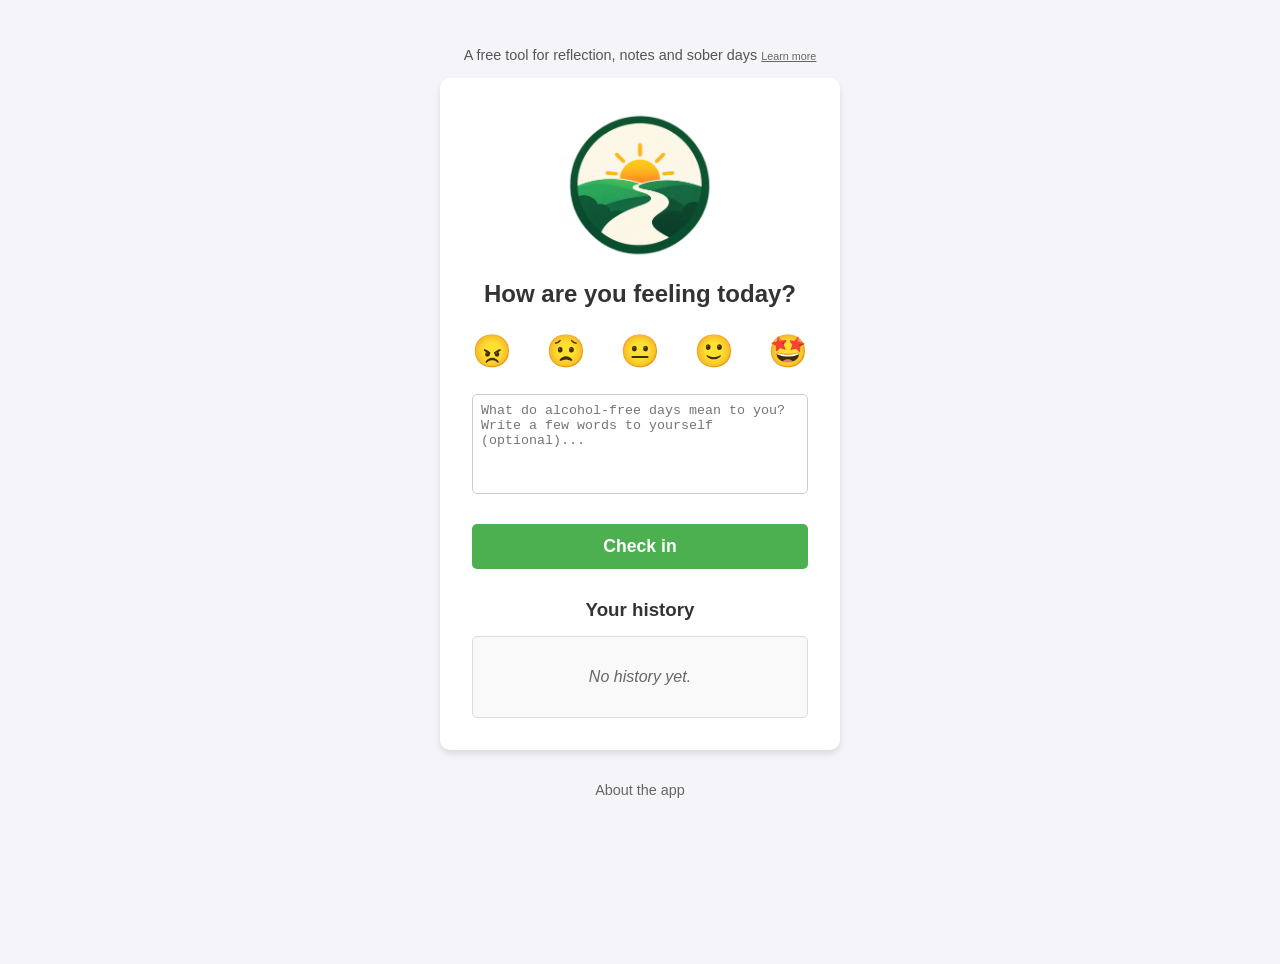
<file: index.html>
<!DOCTYPE html>
<html lang="en">
<head>
    <meta charset="UTF-8">
    <meta name="viewport" content="width=device-width, initial-scale=1.0">
    <title>Sober Today - Free and anonymous sober day tracking</title>
    <link rel="canonical" href="https://sobertoday.eu/">
    <meta name="theme-color" content="#4CAF50">
    <meta name="description" content="A tool for reflection, inspiration and sober days. Free, with no registration or tracking.">
    <!-- Open Graph / Facebook / LinkedIn -->
    <meta property="og:type" content="website">
    <meta property="og:url" content="https://sobertoday.eu/">
    <meta property="og:title" content="A tool for reflection, inspiration and sober days">
    <meta property="og:description" content="A tool for reflection, inspiration and sober days. Free, with no registration or tracking.">
    <meta property="og:image" content="https://sobertoday.eu/images/sobertoday_logo.webp">
    <meta property="og:image:width" content="1254">
    <meta property="og:image:height" content="1254">
    <!-- Twitter / X -->
    <meta name="twitter:card" content="summary_large_image">
    <meta name="twitter:url" content="https://sobertoday.eu/">
    <meta name="twitter:title" content="A tool for reflection, inspiration and sober days">
    <meta name="twitter:description" content="A tool for reflection, inspiration and sober days. Free, with no registration or tracking.">
    <meta name="twitter:image" content="https://sobertoday.eu/images/sobertoday_logo.webp">
    <link rel="icon" href="/images/icon-192.png" sizes="192x192">
    <link rel="stylesheet" href="sobertoday.css">
    <link rel="manifest" href="manifest.json">
    <link rel="apple-touch-icon" href="images/icon-192.png">
</head>
<body>
<h1 class="page-title">
  A free tool for reflection, notes and sober days
    <a href="https://sobertoday.eu/about.html"
       target="_blank"
       rel="noopener noreferrer">
        Learn more
    </a>
</h1>
    <div class="container" id="checkin-container">
	<img src="images/sobertoday_logo.webp" alt="Sober Today logo" class="logo" onerror="this.style.display='none'">
        
        <h2>How are you feeling today?</h2>
        
        <div class="mood-scale" id="mood-scale">
            <div class="mood-option" data-mood="1">😠</div>
            <div class="mood-option" data-mood="2">😟</div>
            <div class="mood-option" data-mood="3">😐</div>
            <div class="mood-option" data-mood="4">🙂</div>
            <div class="mood-option" data-mood="5">🤩</div>
        </div>

        <textarea id="journal-entry" placeholder="What do alcohol-free days mean to you? Write a few words to yourself (optional)..."></textarea>
        
        <button id="submit-btn" class="btn btn-green">Check in</button>
        
        <!-- Historikk på forsiden -->
        <div id="history-wrapper">
            <h3 style="text-align: center; margin-bottom: 15px; color: #333;">Your history</h3>
            <div id="history-section"></div>
            <div id="pagination-controls" style="display: none;">
                <button id="btn-prev" class="btn btn-gray">Previous</button>
                <span id="page-info" style="font-size: 0.9rem;"></span>
                <button id="btn-next" class="btn btn-gray">Next</button>
            </div>
        </div>
    </div>

    <div class="footer">
        <a href="about.html" target="_blank">About the app</a>
    </div>

    <script src="sobertoday.js"></script>
    <script>
        if ('serviceWorker' in navigator) {
            window.addEventListener('load', () => {
                navigator.serviceWorker.register('/sw.js')
                    .then(reg => console.log('Service Worker registrert', reg))
                    .catch(err => console.log('Service Worker feilet', err));
            });
        }
    </script>
</body>
</html>
</file>
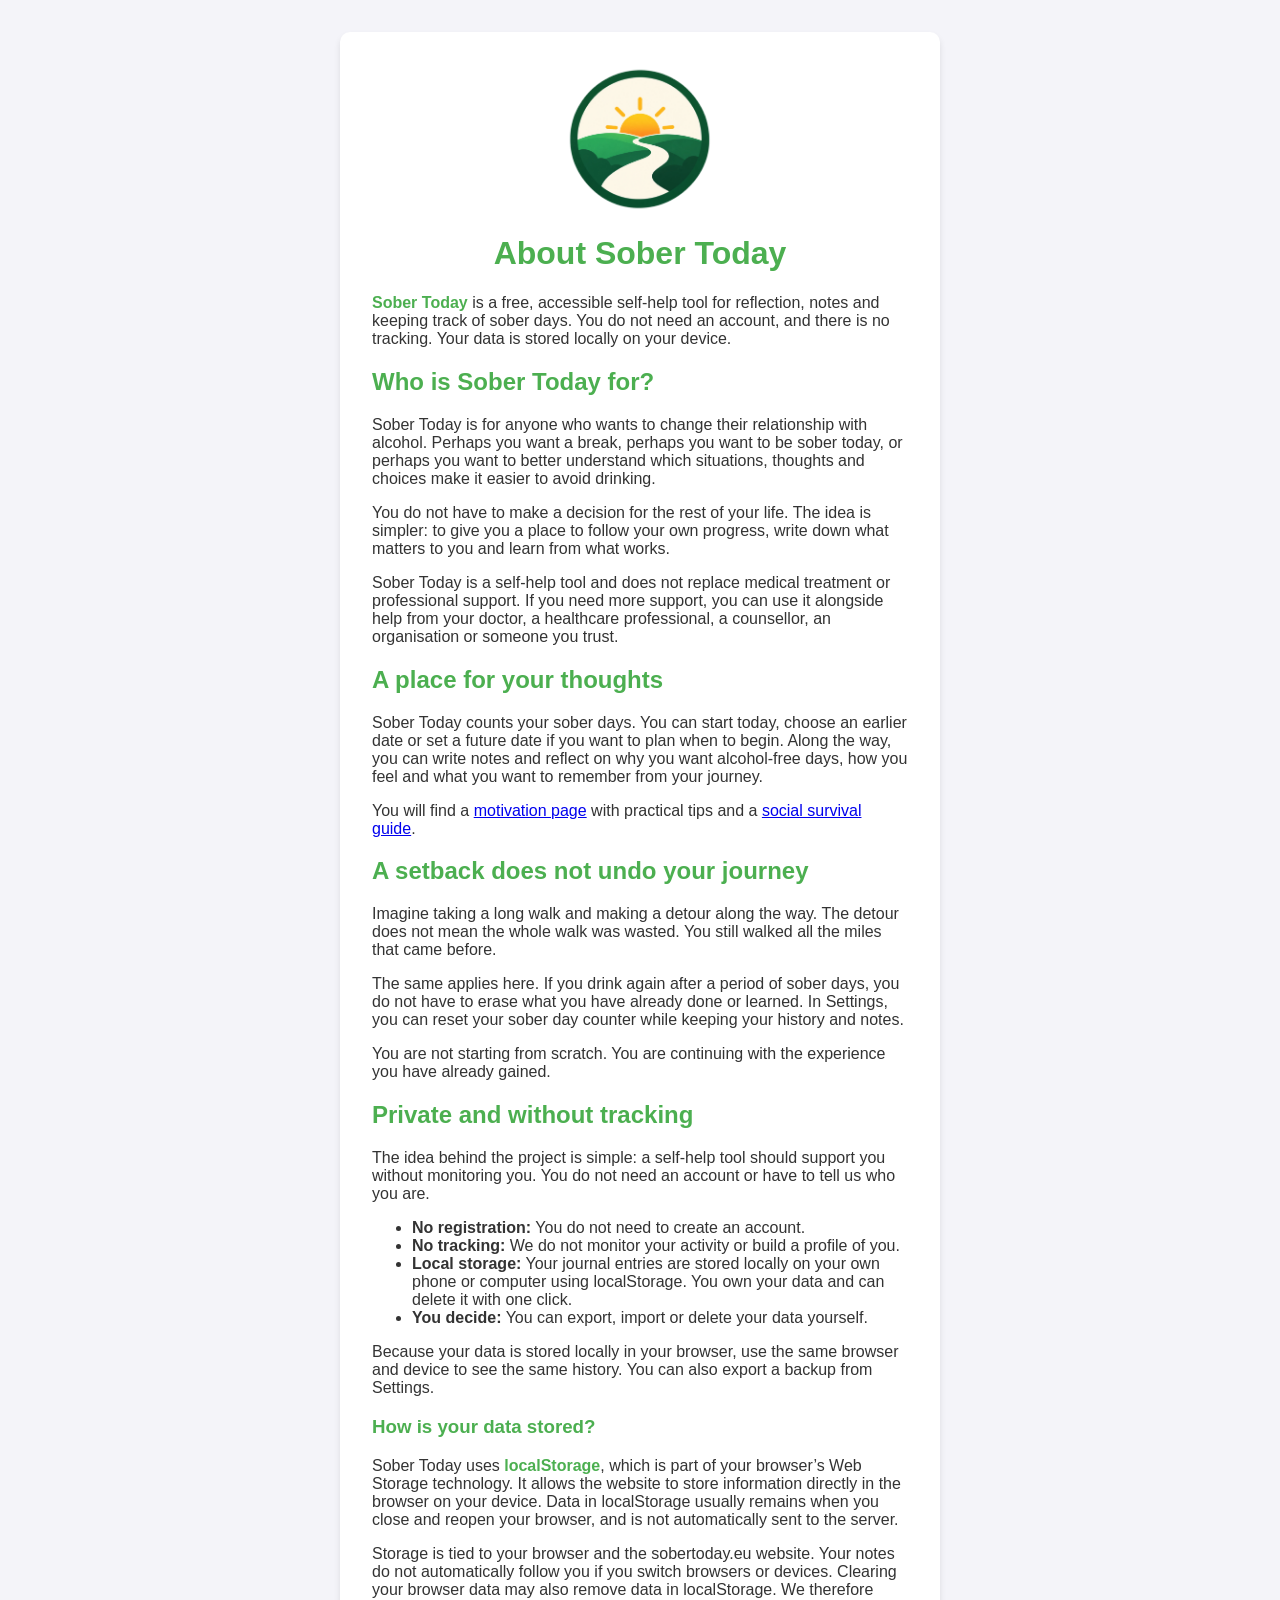
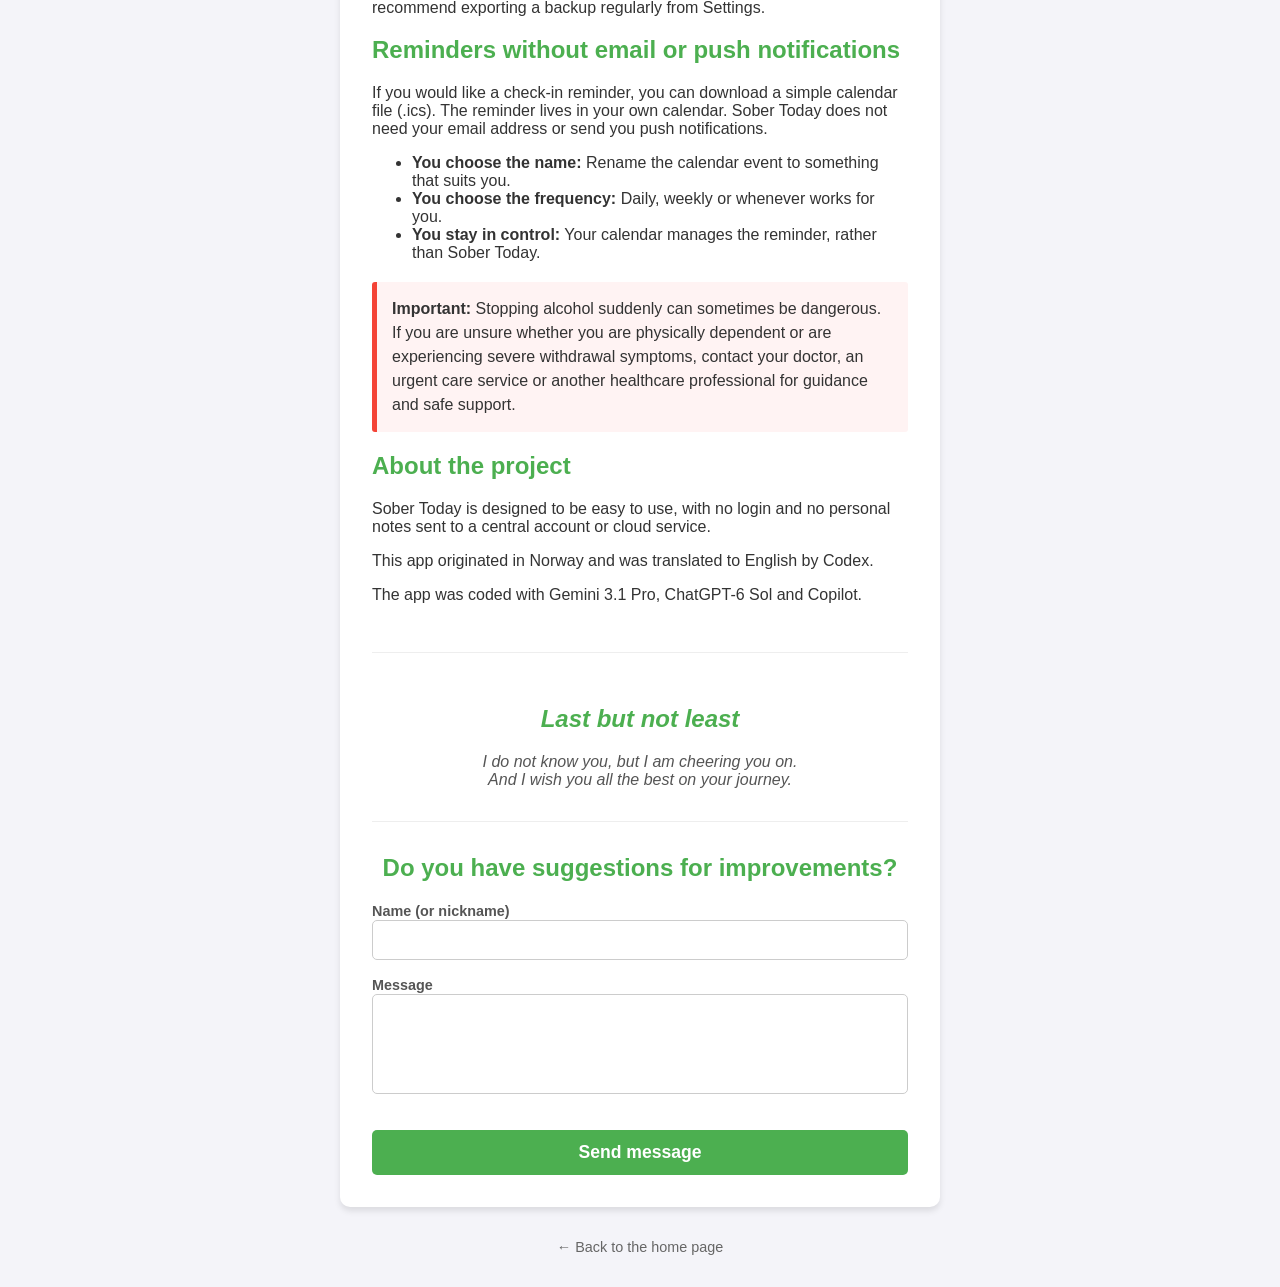
<file: about.html>
<!DOCTYPE html>
<html lang="en">
<head>
    <meta charset="UTF-8">
    <meta name="viewport" content="width=device-width, initial-scale=1.0">
    <title>About Sober Today</title>
    <link rel="canonical" href="https://sobertoday.eu/about.html">
    <link rel="stylesheet" href="sobertoday.css">
    <link rel="icon" href="data:image/svg+xml,<svg xmlns=%22http://www.w3.org/2000/svg%22 viewBox=%220 0 100 100%22><text y=%22.9em%22 font-size=%2290%22>🍀</text></svg>">
</head>
<body>

    <div class="container om-container">
        <img src="images/sobertoday_logo.webp" alt="Sober Today logo" class="logo" onerror="this.style.display='none'">

        <h1 style="color: #4CAF50;">About Sober Today</h1>

        <p style="text-align: left;">
            <a href="https://sobertoday.eu/" style="color: #4CAF50; text-decoration: none;"><strong>Sober Today</strong></a>
            is a free, accessible self-help tool for reflection, notes and keeping track of sober days. You do not need an account, and there is no tracking. Your data is stored locally on your device.
        </p>

        <h2 style="color: #4CAF50; text-align: left;">Who is Sober Today for?</h2>

        <p style="text-align: left;">
            Sober Today is for anyone who wants to change their relationship with alcohol. Perhaps you want a break, perhaps you want to be sober today, or perhaps you want to better understand which situations, thoughts and choices make it easier to avoid drinking.
        </p>

        <p style="text-align: left;">
            You do not have to make a decision for the rest of your life. The idea is simpler: to give you a place to follow your own progress, write down what matters to you and learn from what works.
        </p>

        <p style="text-align: left;">
            Sober Today is a self-help tool and does not replace medical treatment or professional support. If you need more support, you can use it alongside help from your doctor, a healthcare professional, a counsellor, an organisation or someone you trust.
        </p>

        <h2 style="color: #4CAF50; text-align: left;">A place for your thoughts</h2>

        <p style="text-align: left;">
	Sober Today counts your sober days. You can start today, choose an earlier date or set a future date if you want to plan when to begin. Along the way, you can write notes and reflect on why you want alcohol-free days, how you feel and what you want to remember from your journey.
	</p>

        <p style="text-align: left;">
            You will find a <a href="motivation.html">motivation page</a> with practical tips and a <a href="social.html">social survival guide</a>.
        </p>

        <h2 style="color: #4CAF50; text-align: left;">A setback does not undo your journey</h2>

        <p style="text-align: left;">
            Imagine taking a long walk and making a detour along the way. The detour does not mean the whole walk was wasted. You still walked all the miles that came before.
        </p>

        <p style="text-align: left;">
            The same applies here. If you drink again after a period of sober days, you do not have to erase what you have already done or learned. In Settings, you can reset your sober day counter while keeping your history and notes.
        </p>

        <p style="text-align: left;">
            You are not starting from scratch. You are continuing with the experience you have already gained.
        </p>

        <h2 style="color: #4CAF50; text-align: left;">Private and without tracking</h2>

        <p style="text-align: left;">
            The idea behind the project is simple: a self-help tool should support you without monitoring you. You do not need an account or have to tell us who you are.
        </p>

        <ul style="text-align: left;">
            <li><strong>No registration:</strong> You do not need to create an account.</li>
            <li><strong>No tracking:</strong> We do not monitor your activity or build a profile of you.</li>
            <li><strong>Local storage:</strong> Your journal entries are stored locally on your own phone or computer using localStorage. You own your data and can delete it with one click.</li>
            <li><strong>You decide:</strong> You can export, import or delete your data yourself.</li>
        </ul>

        <p style="text-align: left;">
            Because your data is stored locally in your browser, use the same browser and device to see the same history. You can also export a backup from Settings.
        </p>

        <h3 style="color: #4CAF50; text-align: left;">How is your data stored?</h3>

        <p style="text-align: left;">
            Sober Today uses <a href="https://en.wikipedia.org/wiki/Web_storage#localStorage"
            target="_blank" rel="noopener noreferrer"
            style="color: #4CAF50; text-decoration: none;"><strong>localStorage</strong></a>, which is part of your browser’s Web Storage technology. It allows the website to store information directly in the browser on your device. Data in localStorage usually remains when you close and reopen your browser, and is not automatically sent to the server.
        </p>

        <p style="text-align: left;">
            Storage is tied to your browser and the sobertoday.eu website. Your notes do not automatically follow you if you switch browsers or devices. Clearing your browser data may also remove data in localStorage. We therefore recommend exporting a backup regularly from Settings.
        </p>

        <h2 style="color: #4CAF50; text-align: left;">Reminders without email or push notifications</h2>

        <p style="text-align: left;">
            If you would like a check-in reminder, you can download a simple calendar file (.ics). The reminder lives in your own calendar. Sober Today does not need your email address or send you push notifications.
        </p>

        <ul style="text-align: left;">
            <li><strong>You choose the name:</strong> Rename the calendar event to something that suits you.</li>
            <li><strong>You choose the frequency:</strong> Daily, weekly or whenever works for you.</li>
            <li><strong>You stay in control:</strong> Your calendar manages the reminder, rather than Sober Today.</li>
        </ul>

        <div class="warning-box">
            <strong>Important:</strong>
            Stopping alcohol suddenly can sometimes be dangerous. If you are unsure whether you are physically dependent or are experiencing severe withdrawal symptoms, contact your doctor, an urgent care service or another healthcare professional for guidance and safe support.
        </div>

        <h2 style="color: #4CAF50; text-align: left;">About the project</h2>

        <p style="text-align: left;">
            Sober Today is designed to be easy to use, with no login and no personal notes sent to a central account or cloud service.
        </p>

        <p style="text-align: left;">This app originated in Norway and was translated to English by Codex.</p>

        <p style="text-align: left;">The app was coded with Gemini 3.1 Pro, ChatGPT-6 Sol and Copilot.</p>

        <div class="encouragement">
            <h2 style="color: #4CAF50;">Last but not least</h2>
            <p>
                I do not know you, but I am cheering you on.<br>
                And I wish you all the best on your journey.
            </p>
        </div>

        <div class="contact-section">
            <h2 style="color: #4CAF50;">Do you have suggestions for improvements?</h2>

            <div id="form-status"></div>

            <form id="contact-form" class="contact-form" method="post" action="contact.php">
                <div>
                    <label for="name">Name (or nickname)</label>
                    <input type="text" id="name" name="name" required>
                </div>

                <div>
                    <label for="message">Message</label>
                    <textarea id="message" name="message" required></textarea>
                </div>

                <input class="hp" type="text" name="website" tabindex="-1" autocomplete="off" aria-hidden="true">
                <input type="hidden" id="ts" name="ts">

                <button type="submit" id="submit-btn">Send message</button>
            </form>
        </div>
    </div>

    <div class="footer">
        <a href="/">← Back to the home page</a>
    </div>

    <script src="contact.js" defer></script>
</body>
</html>
</file>
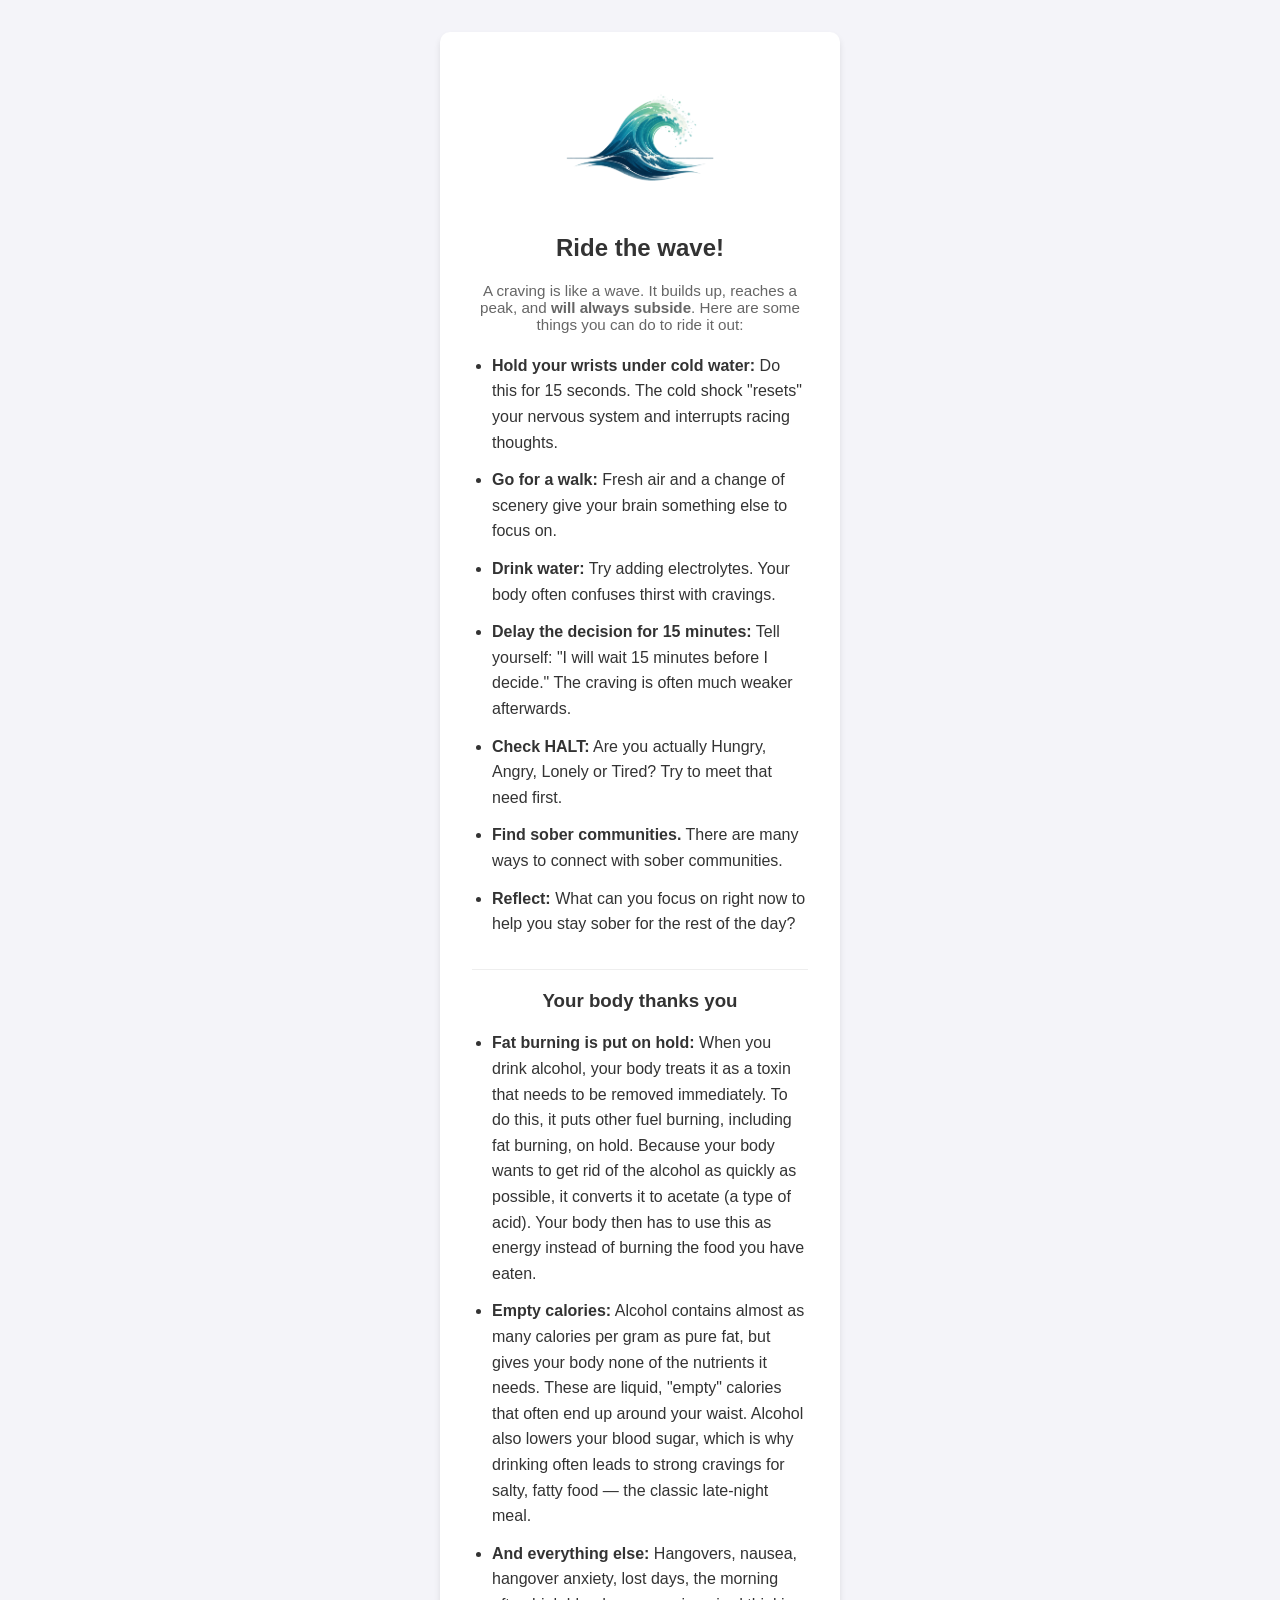
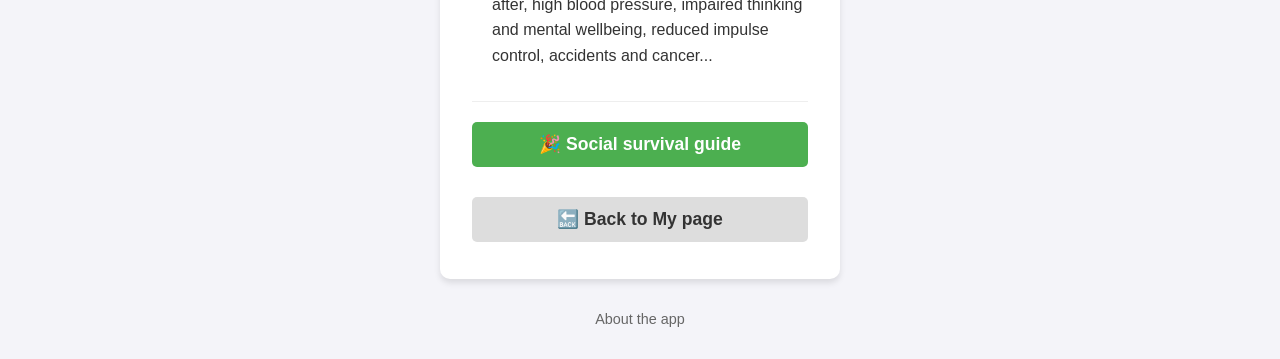
<file: motivation.html>
<!DOCTYPE html>
<html lang="en">
<head>
    <meta charset="UTF-8">
    <meta name="viewport" content="width=device-width, initial-scale=1.0">
    <title>Motivation</title>
    <link rel="canonical" href="https://sobertoday.eu/motivation.html">
    <link rel="stylesheet" href="sobertoday.css">
    <link rel="icon" href="data:image/svg+xml,<svg xmlns=%22http://www.w3.org/2000/svg%22 viewBox=%220 0 100 100%22><text y=%22.9em%22 font-size=%2290%22>🍀</text></svg>">
</head>
<body>

    <div class="container">
        <img src="images/sobertoday_wave.webp" alt="A wave" class="logo" onerror="this.style.display='none'">
        
        <h2>Ride the wave!</h2>
        
        <p style="color: #666; font-size: 0.95rem; margin-bottom: 20px;">
            A craving is like a wave. It builds up, reaches a peak, and <strong>will always subside</strong>. Here are some things you can do to ride it out:
        </p>
        
        <ul class="tips-list">
            <li><strong>Hold your wrists under cold water:</strong> Do this for 15 seconds. The cold shock "resets" your nervous system and interrupts racing thoughts.</li>
            <li><strong>Go for a walk:</strong> Fresh air and a change of scenery give your brain something else to focus on.</li>
            <li><strong>Drink water:</strong> Try adding electrolytes. Your body often confuses thirst with cravings.</li>
            <li><strong>Delay the decision for 15 minutes:</strong> Tell yourself: "I will wait 15 minutes before I decide." The craving is often much weaker afterwards.</li>
            <li><strong>Check HALT:</strong> Are you actually Hungry, Angry, Lonely or Tired? Try to meet that need first.</li>
            <li><strong>Find sober communities.</strong> There are many ways to connect with sober communities.</li>
            <li><strong>Reflect:</strong> What can you focus on right now to help you stay sober for the rest of the day?</li>
        </ul>

        <hr style="border: 0; border-top: 1px solid #eee; margin: 20px 0;">

        <h3>Your body thanks you</h3>
        <ul class="tips-list">
            <li><strong>Fat burning is put on hold:</strong> When you drink alcohol, your body treats it as a toxin that needs to be removed immediately. To do this, it puts other fuel burning, including fat burning, on hold. Because your body wants to get rid of the alcohol as quickly as possible, it converts it to acetate (a type of acid). Your body then has to use this as energy instead of burning the food you have eaten.</li>
            <li><strong>Empty calories:</strong> Alcohol contains almost as many calories per gram as pure fat, but gives your body none of the nutrients it needs. These are liquid, "empty" calories that often end up around your waist. Alcohol also lowers your blood sugar, which is why drinking often leads to strong cravings for salty, fatty food — the classic late-night meal.</li>
            <li><strong>And everything else:</strong> Hangovers, nausea, hangover anxiety, lost days, the morning after, high blood pressure, impaired thinking and mental wellbeing, reduced impulse control, accidents and cancer...</li>
        </ul>

        <hr style="border: 0; border-top: 1px solid #eee; margin: 20px 0;">

        <a href="social.html" class="btn btn-green" style="margin-bottom: 15px;">🎉 Social survival guide</a>
        <a href="dashboard.html" class="btn btn-gray" style="margin-top: 30px;">🔙 Back to My page</a>
    </div>

    <div class="footer">
        <a href="about.html" target="_blank">About the app</a>
    </div>

    <script src="sobertoday.js"></script>
</body>
</html>
</file>
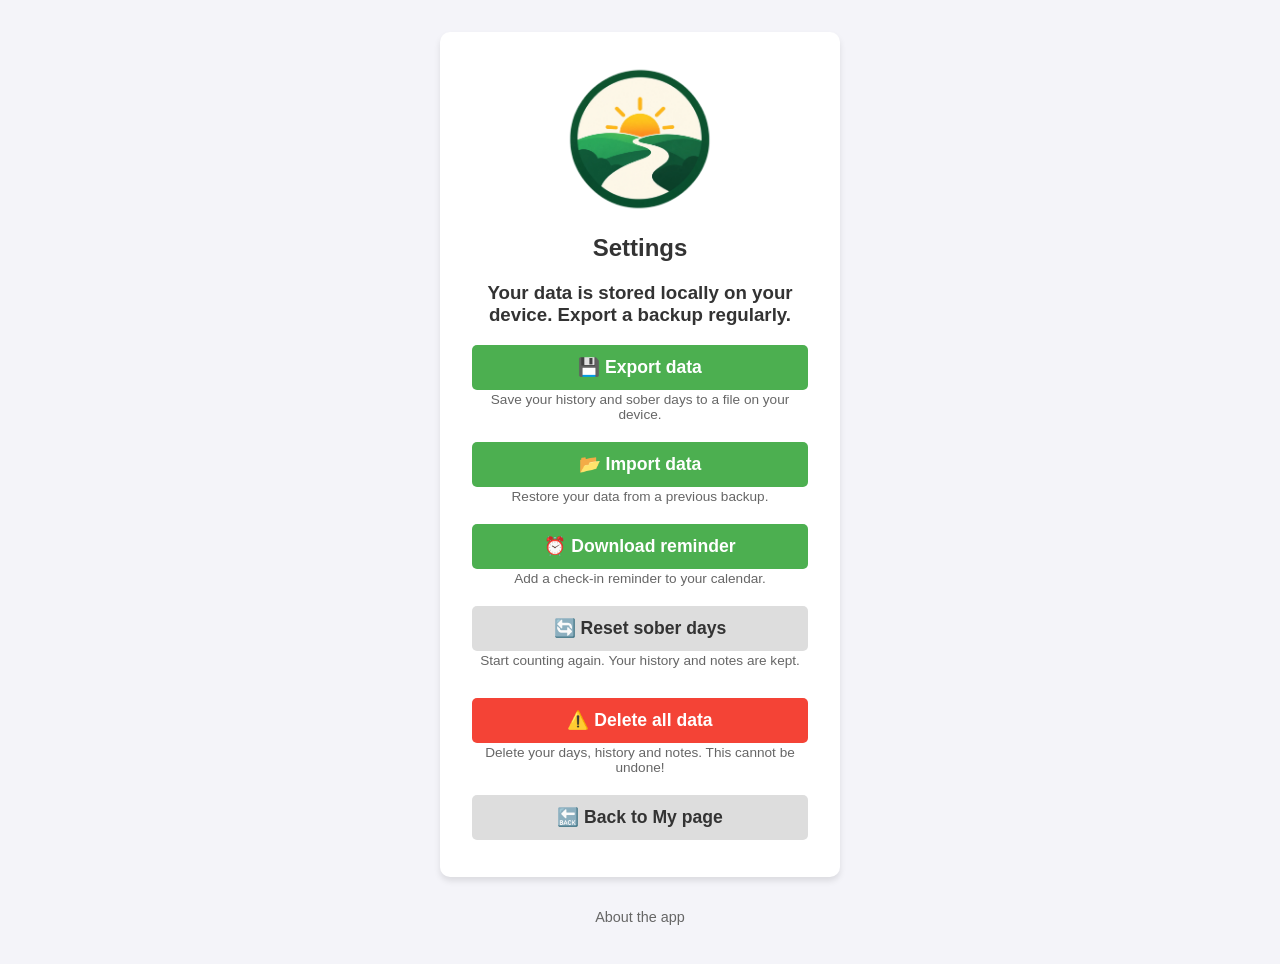
<file: settings.html>
<!DOCTYPE html>
<html lang="en">
<head>
    <meta charset="UTF-8">
    <meta name="viewport" content="width=device-width, initial-scale=1.0">
    <title>Sober Today - Settings</title>
    <link rel="canonical" href="https://sobertoday.eu/settings.html">
    <link rel="icon" href="data:image/svg+xml,<svg xmlns=%22http://www.w3.org/2000/svg%22 viewBox=%220 0 100 100%22><text y=%22.9em%22 font-size=%2290%22>🍀</text></svg>">
    <link rel="stylesheet" href="sobertoday.css">
</head>
<body>

    <div class="container">
	<img src="images/sobertoday_logo.webp" alt="Sober Today logo" class="logo" onerror="this.style.display='none'">
        
        <h2>Settings</h2>
	
        <h3>Your data is stored locally on your device. Export a backup regularly.</h3>
        
        <button id="btn-export" class="btn btn-green">💾 Export data</button>
        <p class="settings-desc">Save your history and sober days to a file on your device.</p>

        <button id="btn-import" class="btn btn-green">📂 Import data</button>
        <p class="settings-desc">Restore your data from a previous backup.</p>

        <a href="reminder.ics" download="reminder.ics" class="btn btn-green">⏰ Download reminder</a>
        <p class="settings-desc">Add a check-in reminder to your calendar.</p>
        
        <button id="btn-reset-counter" class="btn btn-gray">🔄 Reset sober days</button>
        <p class="settings-desc">Start counting again. Your history and notes are kept.</p>

        <button id="btn-reset" class="btn btn-red">⚠️ Delete all data</button>
        <p class="settings-desc">Delete your days, history and notes. This cannot be undone!</p>

        <a href="dashboard.html" class="btn btn-gray">🔙 Back to My page</a>

        <input type="file" id="file-input" accept=".json" style="display: none;">
    </div>

    <div class="footer">
        <a href="about.html" target="_blank">About the app</a>
    </div>

    <script src="sobertoday.js"></script>
</body>
</html>
</file>
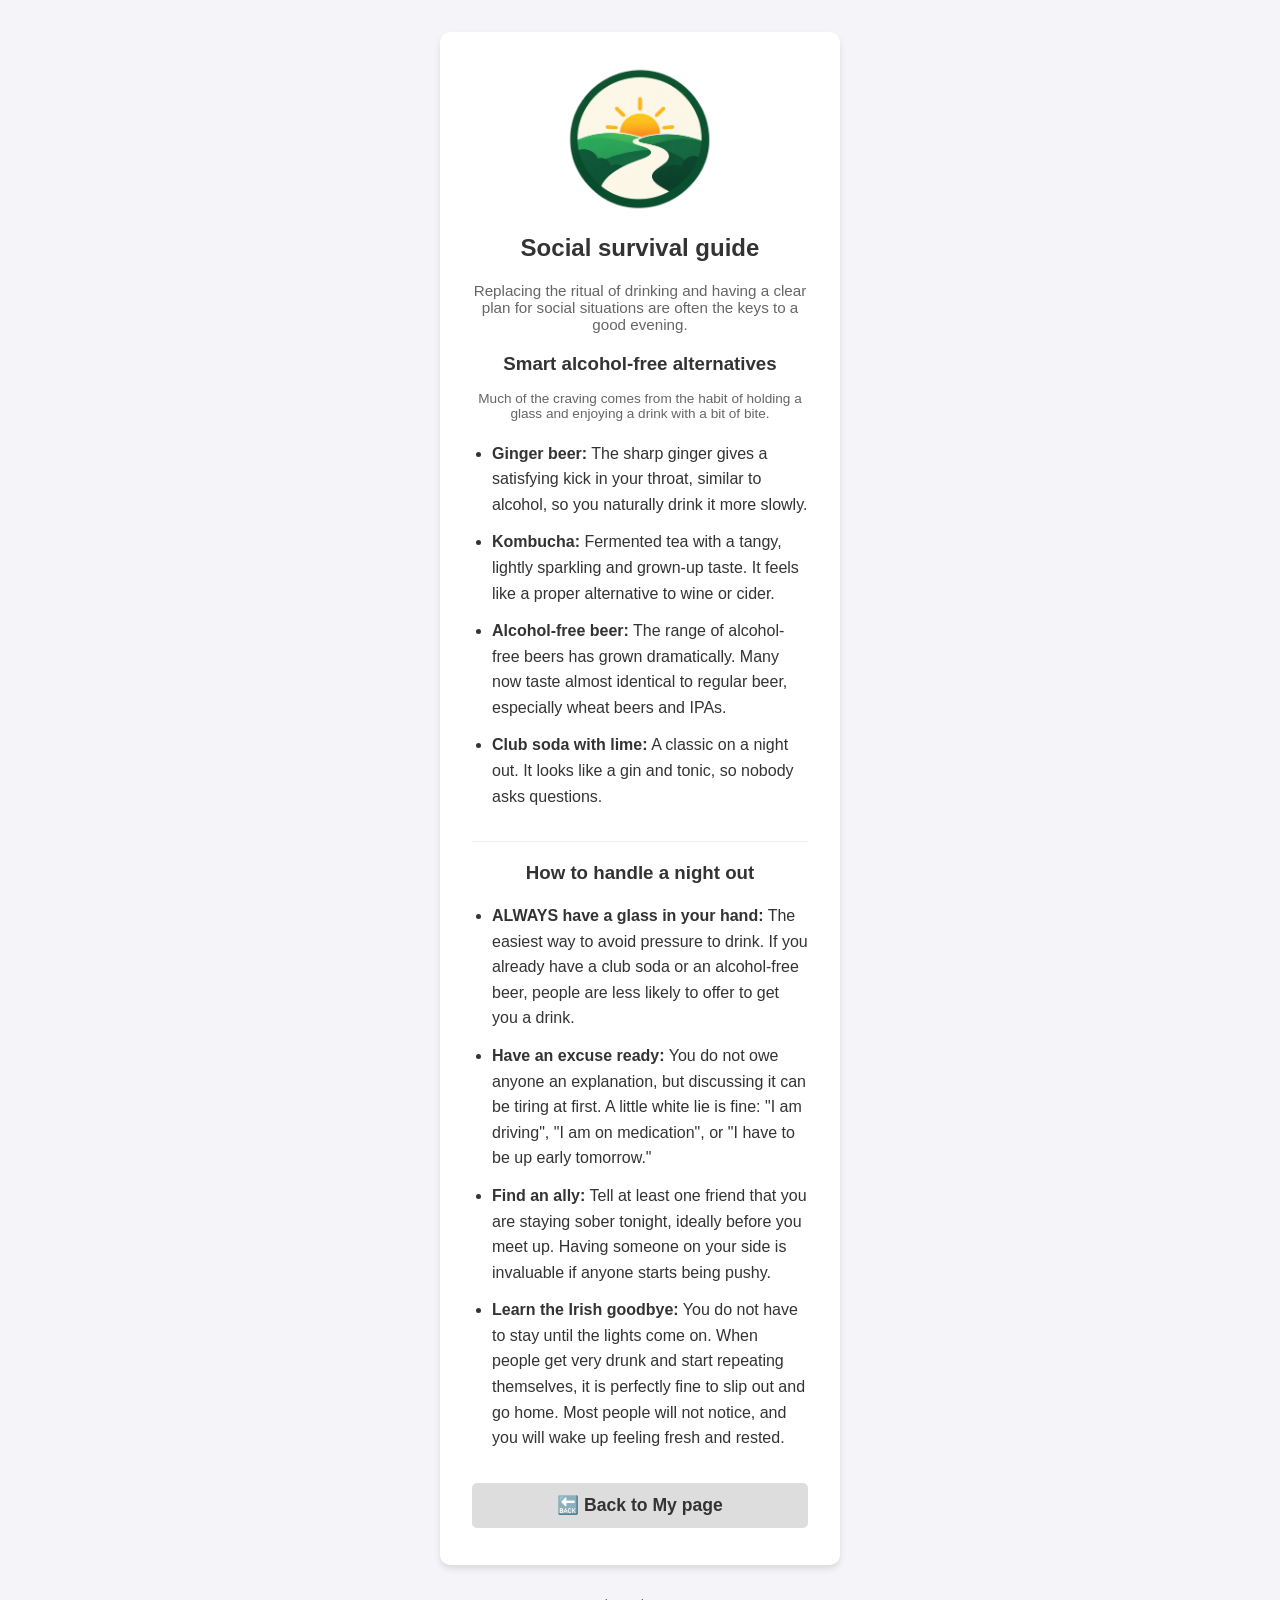
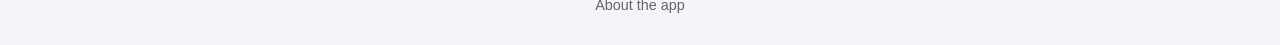
<file: social.html>
<!DOCTYPE html>
<html lang="en">
<head>
    <meta charset="UTF-8">
    <meta name="viewport" content="width=device-width, initial-scale=1.0">
    <title>Social survival guide - Sober Today</title>
    <link rel="canonical" href="https://sobertoday.eu/social.html">
    
    <link rel="manifest" href="manifest.json">
    <meta name="theme-color" content="#4CAF50">
    <link rel="apple-touch-icon" href="images/icon-192.png">
    <link rel="icon" href="data:image/svg+xml,<svg xmlns=%22http://www.w3.org/2000/svg%22 viewBox=%220 0 100 100%22><text y=%22.9em%22 font-size=%2290%22>🍀</text></svg>">
    <link rel="stylesheet" href="sobertoday.css">
</head>
<body>

    <div class="container">
        <img src="images/sobertoday_logo.webp" alt="Sober Today logo" class="logo" onerror="this.style.display='none'">
        
        <h2>Social survival guide</h2>
        
        <p style="color: #666; font-size: 0.95rem; margin-bottom: 20px;">
            Replacing the ritual of drinking and having a clear plan for social situations are often the keys to a good evening.
        </p>
        
        <h3>Smart alcohol-free alternatives</h3>
        <p class="settings-desc">Much of the craving comes from the habit of holding a glass and enjoying a drink with a bit of bite.</p>
        
        <ul class="tips-list">
            <li><strong>Ginger beer:</strong> The sharp ginger gives a satisfying kick in your throat, similar to alcohol, so you naturally drink it more slowly.</li>
            <li><strong>Kombucha:</strong> Fermented tea with a tangy, lightly sparkling and grown-up taste. It feels like a proper alternative to wine or cider.</li>
            <li><strong>Alcohol-free beer:</strong> The range of alcohol-free beers has grown dramatically. Many now taste almost identical to regular beer, especially wheat beers and IPAs.</li>
            <li><strong>Club soda with lime:</strong> A classic on a night out. It looks like a gin and tonic, so nobody asks questions.</li>
        </ul>

        <hr style="border: 0; border-top: 1px solid #eee; margin: 20px 0;">

        <h3>How to handle a night out</h3>
        <ul class="tips-list">
            <li><strong>ALWAYS have a glass in your hand:</strong> The easiest way to avoid pressure to drink. If you already have a club soda or an alcohol-free beer, people are less likely to offer to get you a drink.</li>
            <li><strong>Have an excuse ready:</strong> You do not owe anyone an explanation, but discussing it can be tiring at first. A little white lie is fine: "I am driving", "I am on medication", or "I have to be up early tomorrow."</li>
            <li><strong>Find an ally:</strong> Tell at least one friend that you are staying sober tonight, ideally before you meet up. Having someone on your side is invaluable if anyone starts being pushy.</li>
            <li><strong>Learn the Irish goodbye:</strong> You do not have to stay until the lights come on. When people get very drunk and start repeating themselves, it is perfectly fine to slip out and go home. Most people will not notice, and you will wake up feeling fresh and rested.</li>
        </ul>

        <a href="dashboard.html" class="btn btn-gray" style="margin-top: 30px;">🔙 Back to My page</a>
    </div>

    <div class="footer">
        <a href="about.html" target="_blank">About the app</a>
    </div>

    <script src="sobertoday.js"></script>
    <script>
        if ('serviceWorker' in navigator) {
            window.addEventListener('load', () => {
                navigator.serviceWorker.register('/sw.js')
                    .catch(err => console.log('Service Worker feilet', err));
            });
        }
    </script>
</body>
</html>
</file>
<file: sobertoday.css>
/* Generell stil */
body {
    font-family: Arial, sans-serif;
    background-color: #f4f4f9;
    color: #333;
    display: flex;
    flex-direction: column;
    align-items: center;
    padding: 2rem;
    margin: 0;
    min-height: 100vh;
}

.page-title {
    text-align: center;
    font-size: 0.9rem;
    color: #555;
    margin: 15px auto 15px auto;
    font-weight: normal;
    max-width: 90%;
}

/* Styling for lenker i hovedoverskriften (f.eks "Les mer") */
.page-title a {
    color: #666;
    text-decoration: underline;
    text-decoration: underline;
    font-size: 0.75em; /* Gjør teksten 25% mindre enn resten av overskriften */
}
.page-title a:visited {
    color: #999; /* Lysere grå når den er klikket på */
}
.page-title a:hover {
    color: #333; /* Litt mørkere når musen holdes over */
}

.container {
    background: white;
    padding: 2rem;
    border-radius: 10px;
    box-shadow: 0 4px 6px rgba(0,0,0,0.1);
    max-width: 400px;
    width: 100%;
    text-align: center;
    box-sizing: border-box;
}

.logo { max-width: 150px; margin-bottom: 1rem; display: block; margin-left: auto; margin-right: auto; }
h1, h2, h3 { color: #333; }
h1.success-title { color: #4CAF50; margin-bottom: 0.5rem; }

/* Skjema og inputs */
.mood-scale { display: flex; justify-content: space-between; margin: 1.5rem 0; }
.mood-option { cursor: pointer; font-size: 2rem; transition: transform 0.2s; }
.mood-option:hover, .mood-option.selected { transform: scale(1.3); }

textarea {
    width: 100%; height: 100px; margin-bottom: 1rem; padding: 0.5rem;
    border: 1px solid #ccc; border-radius: 5px; resize: none; box-sizing: border-box;
}

.input-group {
    display: flex; gap: 10px; margin: 1rem 0;
}
input[type="date"], input[type="time"] {
    padding: 10px; font-size: 1.1rem; width: 100%; box-sizing: border-box;
}

/* Dashbord statistikk */
.badge { max-width: 120px; margin: 1.5rem 0; }
.stats { font-size: 1.2rem; margin-bottom: 0.5rem; }
.time-count { font-size: 2.2rem; font-weight: bold; color: #333; margin: 1rem 0; line-height: 1.2; }
#dashboard, #setup-date { display: none; }

/* Knapper */
.btn {
    display: block; border: none; padding: 12px; font-size: 1.1rem; border-radius: 5px;
    cursor: pointer; width: 100%; margin-top: 10px; margin-bottom: 5px; font-weight: bold;
    box-sizing: border-box; text-decoration: none; text-align: center;
}
.btn-green { background-color: #4CAF50; color: white; }
.btn-green:hover { background-color: #45a049; }
.btn-red { background-color: #f44336; color: white; margin-top: 30px; }
.btn-red:hover { background-color: #d32f2f; }
.btn-gray { background-color: #ddd; color: #333; margin-top: 15px;}
.btn-gray:hover { background-color: #ccc; }

.settings-desc { font-size: 0.85rem; color: #666; margin-top: -3px; margin-bottom: 20px; }

/* Motivasjonsliste */
.tips-list { text-align: left; margin-bottom: 2rem; line-height: 1.6; padding-left: 20px; }
.tips-list li { margin-bottom: 12px; }
.tips-list a { color: #4CAF50; text-decoration: none; font-weight: bold; }
.tips-list a:hover { text-decoration: underline; }

/* Historikk og paginering */
#history-wrapper { margin-top: 30px; }
#history-section {
    margin-top: 15px; text-align: left; background: #f9f9f9;
    padding: 15px; border-radius: 5px; border: 1px solid #ddd;
}
.history-item { border-bottom: 1px solid #eee; padding-bottom: 10px; margin-bottom: 10px; }
.history-item:last-child { border-bottom: none; margin-bottom: 0; padding-bottom: 0; }
.history-date { font-size: 0.8rem; color: #666; margin-bottom: 5px; }
.history-content { font-size: 1rem; }

.history-header { display: flex; justify-content: space-between; align-items: center; margin-bottom: 5px; }
.history-star { font-size: 1.5rem; cursor: pointer; user-select: none; transition: transform 0.2s; }
.history-star:hover { transform: scale(1.2); }
.history-star.active { color: #FFD700; }
.history-star.inactive { color: #ccc; }

#pagination-controls { display: flex; justify-content: space-between; align-items: center; margin-top: 10px; }
#pagination-controls button { width: 45%; padding: 8px; margin: 0; font-size: 0.9rem; }
#pagination-controls button:disabled { background-color: #eee; color: #aaa; cursor: not-allowed; }

/* Notatfelt på Min side */
.quick-note-container {
    margin: 20px 0; padding: 15px; background: #f9f9f9; border-radius: 5px; border: 1px solid #ddd; text-align: left;
}
.quick-note-container h3 { margin-top: 0; margin-bottom: 10px; font-size: 1.1rem; color: #333; }

/* Spesifikk styling for om-siden og kontaktskjema */
.om-container { max-width: 600px; flex-grow: 1; }
.encouragement { margin-top: 3rem; padding-top: 2rem; border-top: 1px solid #eee; text-align: center; font-style: italic; color: #555; }
.contact-section { margin-top: 2rem; padding-top: 2rem; border-top: 1px solid #eee; text-align: left; }
.contact-section h2 { text-align: center; margin-top: 0; }
.contact-section p { text-align: center; margin-bottom: 1.5rem; }
.contact-form { display: flex; flex-direction: column; gap: 1rem; }
.contact-form label { font-weight: bold; font-size: 0.9rem; color: #555; }
.contact-form input[type="text"], .contact-form textarea { width: 100%; padding: 10px; border: 1px solid #ccc; border-radius: 5px; font-size: 1rem; font-family: inherit; box-sizing: border-box; }
.contact-form button { background-color: #4CAF50; color: white; border: none; padding: 12px 20px; font-size: 1.1rem; border-radius: 5px; cursor: pointer; font-weight: bold; transition: background-color 0.2s; }
.contact-form button:hover:not(:disabled) { background-color: #45a049; }
.contact-form button:disabled { background-color: #ccc; cursor: not-allowed; }
.hp { display: none !important; }
#form-status { display: none; padding: 15px; margin-bottom: 1rem; border-radius: 5px; text-align: center; font-weight: bold; }
.status-success { background-color: #e8f5e9; color: #4CAF50; border: 1px solid #4CAF50; }
.status-error { background-color: #ffebee; color: #f44336; border: 1px solid #f44336; }

/* Advarselsboks */
.warning-box { background-color: #fff3f3; border-left: 5px solid #f44336; padding: 15px; margin: 20px 0; color: #333; text-align: left; line-height: 1.5; border-radius: 3px; }

/* Footer */
.footer { margin-top: 2rem; text-align: center; font-size: 0.9rem; width: 100%; }
.footer a { color: #666; text-decoration: none; }
.footer a:hover { text-decoration: underline; color: #333; }
</file>
